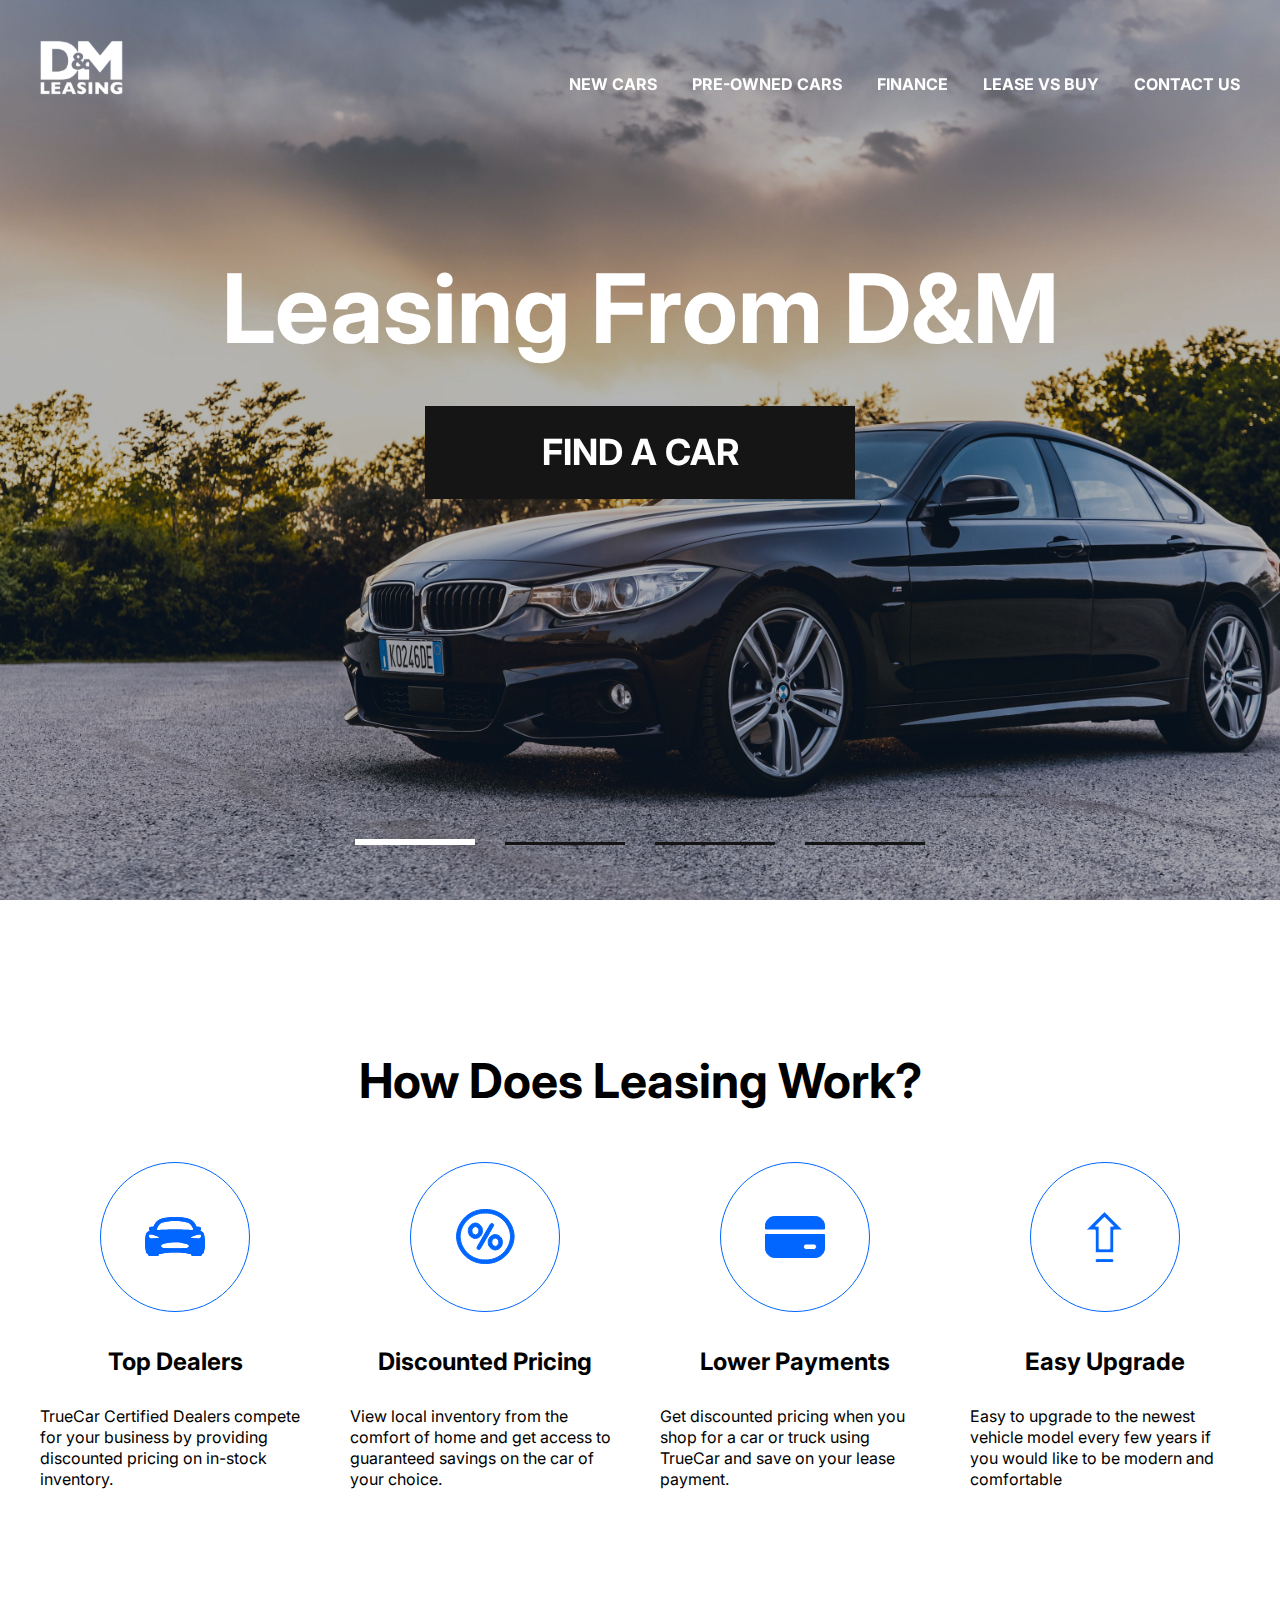
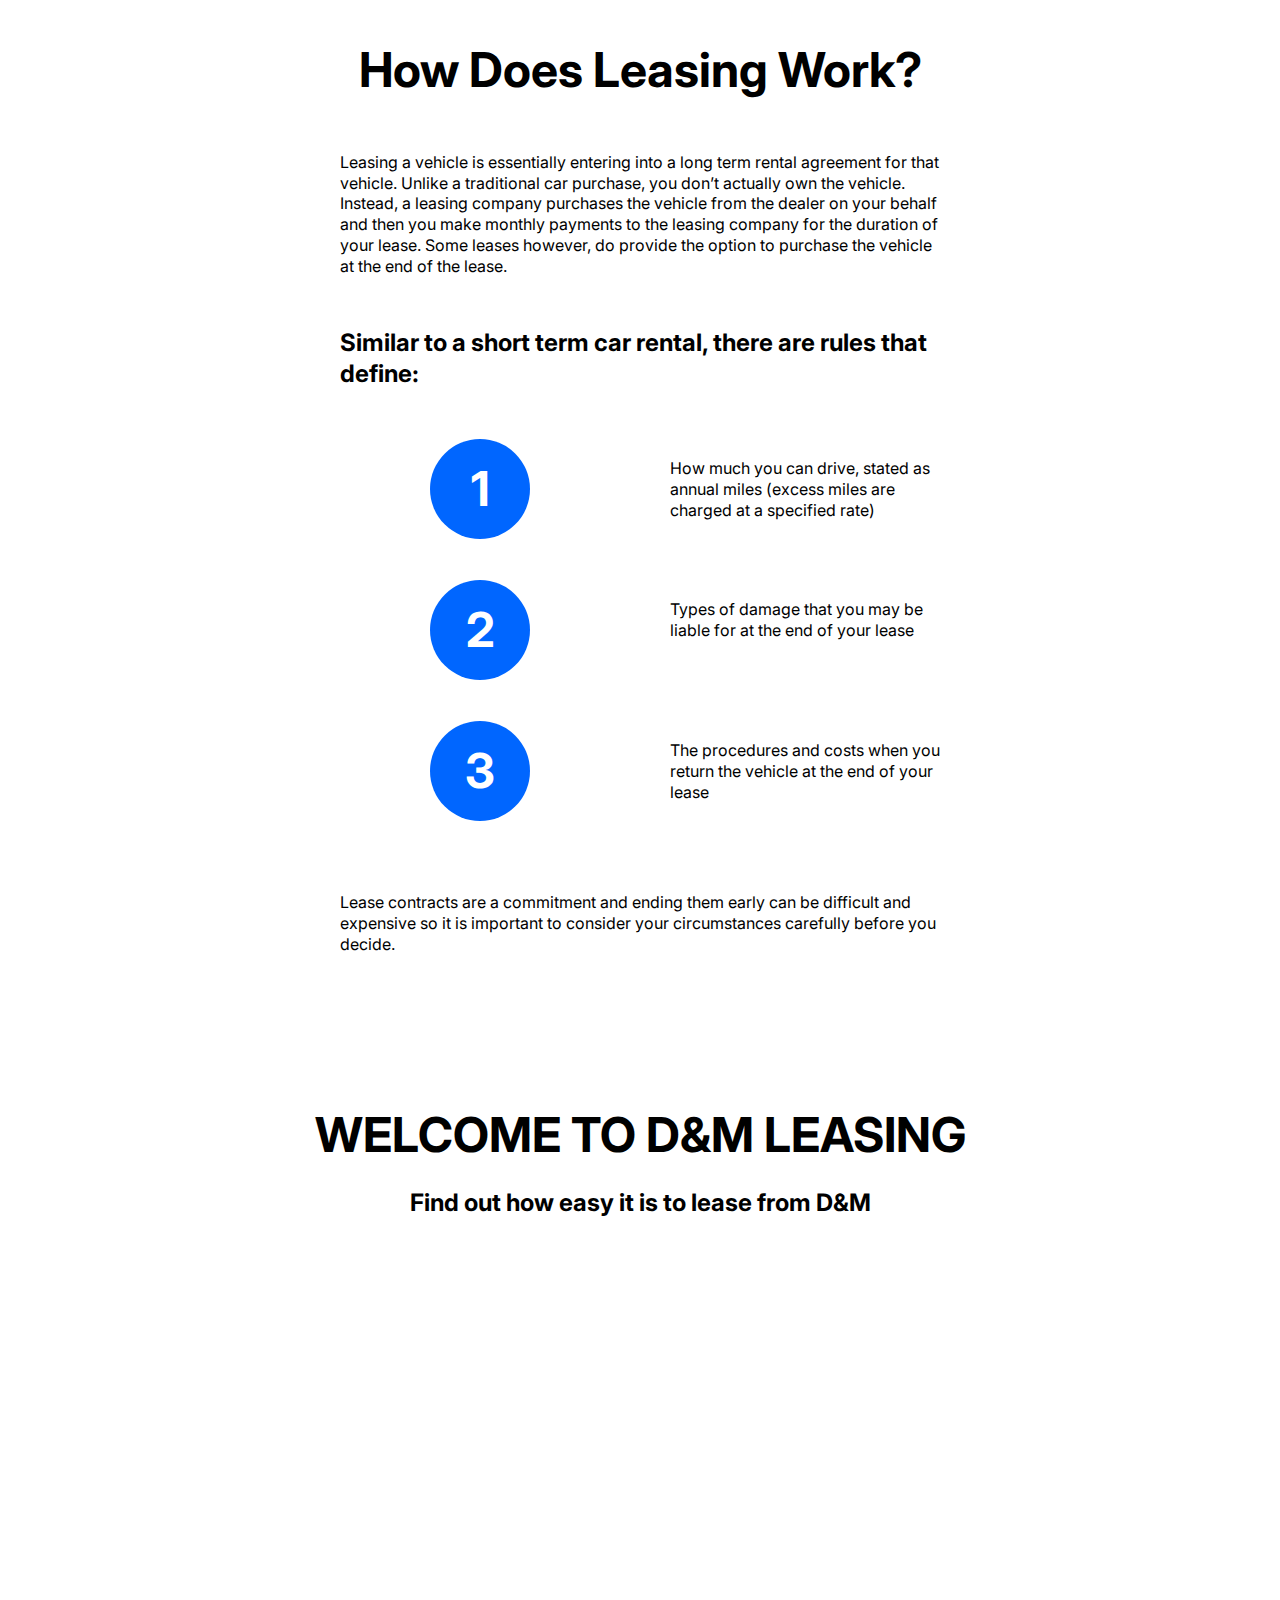
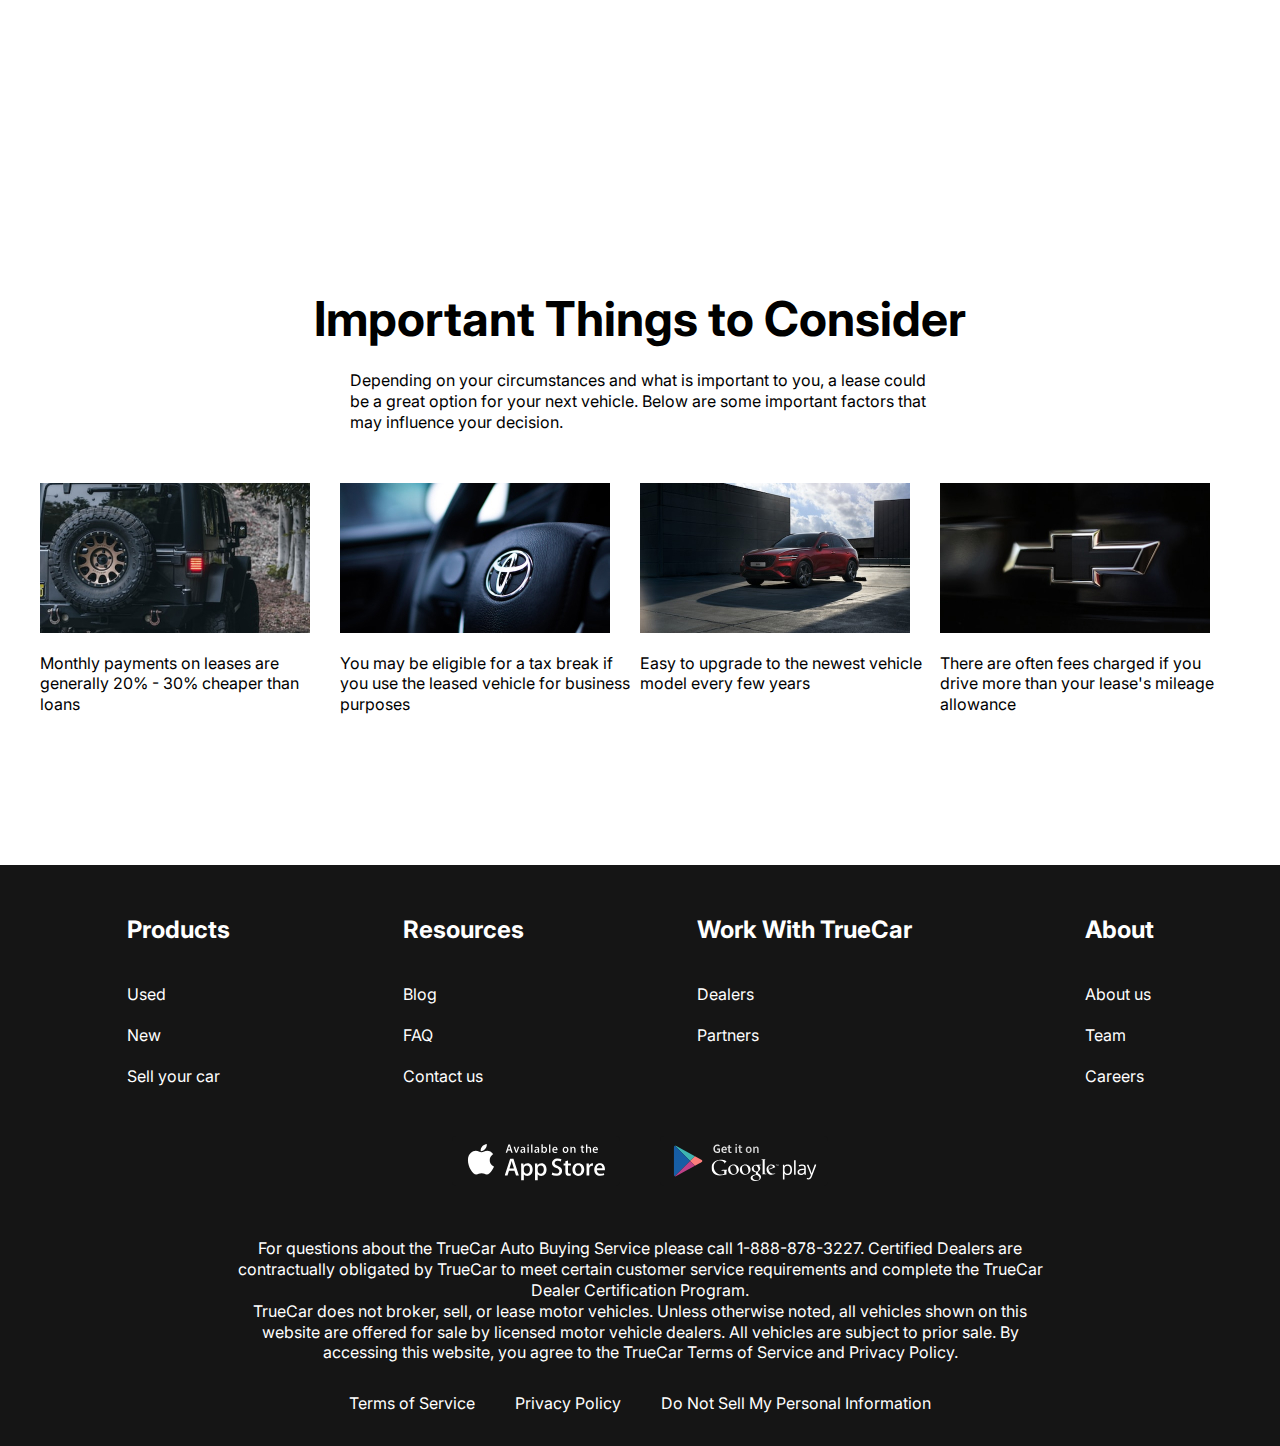
<file: index.html>
<!DOCTYPE html>
<html lang="en">
<head>
  <meta charset="UTF-8">
  <meta http-equiv="X-UA-Compatible" content="IE=edge">
  <meta name="viewport" content="width=device-width, initial-scale=1.0">
  <title>Lease</title>
  <link rel="stylesheet"href="https://cdn.jsdelivr.net/npm/swiper@9/swiper-bundle.min.css"/>
  <link rel="preconnect" href="https://fonts.googleapis.com">
  <link rel="preconnect" href="https://fonts.gstatic.com" crossorigin>
  <link href="https://fonts.googleapis.com/css2?family=Inter:wght@400;700&display=swap" rel="stylesheet">
  <link rel="stylesheet" href="./css/reset.css">
  <link rel="stylesheet" href="./css/style.css">
</head>
<body>
  <div class="wrapper">
    <header class="header header-main">
      <div class="container">
        <div class="header__inner">
          <a class="logo" href="index.html">
            <img class="logo__img" src="./images/logo.svg" alt="Lease">
          </a>
          <nav class="menu">
            <button class="menu__btn">
              <span></span>
              <span></span>
              <span></span>
            </button>
            <ul class="menu__list">
              <li class="menu__list-item"><a class="menu__list-link" href="newcars.html">New cars</a></li>
              <li class="menu__list-item"><a class="menu__list-link" href="#">Pre-owned cars</a></li>
              <li class="menu__list-item"><a class="menu__list-link" href="#">Finance</a></li>
              <li class="menu__list-item"><a class="menu__list-link" href="#">Lease vs buy</a></li>
              <li class="menu__list-item"><a class="menu__list-link" href="contacts.html">Contact us</a></li>
            </ul>
          </nav>
        </div>
      </div>
    </header>
    <main class="main">
      <section class="top">
        <div class="contaner">
          <h1 class="title">Leasing From D&M</h1>
          <a class="top__link" href="#">Find a car</a>
        </div>
      </section>
      <div class="slider">
        <div class="swiper">
          <div class="swiper-wrapper">
            <div class="swiper-slide" style="background-image: url(images/slide-1.jpg);"></div>
            <div class="swiper-slide" style="background-image: url(https://s1.1zoom.me/b5756/826/BUGATTI_2018_Chiron_Back_view_555657_1920x1080.jpg);"></div>
            <div class="swiper-slide" style="background-image: url(https://images.wallpaperscraft.ru/image/single/avto_fara_kapli_120436_1920x1080.jpg);"></div>
            <div class="swiper-slide" style="background-image: url(https://storge.pic2.me/c/1360x800/851/54a1d44fc28ff.jpg)"></div>
          </div>
          <div class="swiper-pagination"></div>
        </div>
      </div>
      <section class="why-lease">
        <div class="container">
          <h2 class="section-title">How Does Leasing Work?</h2>
          <ul class="why-lease__list">
            <li class="why-lease__item">
              <img class="why-lease__item-img" src="./images/whylease-1.svg" alt="How Does Leasing Work">
              <h3 class="why-lease__item-title">Top Dealers</h3>
              <p class="why-lease__item-text">TrueCar Certified Dealers compete for your business by providing discounted pricing on in-stock inventory.</p>
            </li>
            <li class="why-lease__item">
              <img class="why-lease__item-img" src="./images/whylease-2.svg" alt="How Does Leasing Work">
              <h3 class="why-lease__item-title">Discounted Pricing</h3>
              <p class="why-lease__item-text">
                View local inventory from the comfort of home and get access to guaranteed savings on the car of your choice.
              </p>
            </li>
            <li class="why-lease__item">
              <img class="why-lease__item-img" src="./images/whylease-3.svg" alt="How Does Leasing Work">
              <h3 class="why-lease__item-title">Lower Payments</h3>
              <p class="why-lease__item-text">
                Get discounted pricing when you shop for a car or truck using TrueCar and save on your lease payment.
              </p>
            </li>
            <li class="why-lease__item">
              <img class="why-lease__item-img" src="./images/whylease-4.svg" alt="How Does Leasing Work">
              <h3 class="why-lease__item-title">Easy Upgrade</h3>
              <p class="why-lease__item-text">
                Easy to upgrade to the newest vehicle model every few years if you would like to be modern and comfortable
              </p>
            </li>
          </ul>
        </div>
      </section>
      <section class="how-does">
        <div class="container">
          <div class="how-does__iiner">
            <h2 class="section-title">How Does Leasing Work?</h2>
            <p class="how-does__text">
              Leasing a vehicle is essentially entering into a long term rental agreement for that vehicle. Unlike a traditional car purchase, you don’t actually own the vehicle. Instead, a leasing company purchases the vehicle from the dealer on your behalf and then you make monthly payments to the leasing company for the duration of your lease. Some leases however, do provide the option to purchase the vehicle at the end of the lease.
            </p>
            <h4 class="how-does-title">
              Similar to a short term car rental, there are rules that define:
            </h4>
            <ol class="how-does-list">
              <li class="how-does-item">
                How much you can drive, stated as annual miles (excess miles are charged at a specified rate)
              </li>
              <li class="how-does-item">
                Types of damage that you may be liable for at the end of your lease
              </li>
              <li class="how-does-item">
                The procedures and costs when you return the vehicle at the end of your lease
              </li>
            </ol>
            <p class="how-does__text">
              Lease contracts are a commitment and ending them early can be difficult and expensive so it is important to consider your circumstances carefully before you decide.
            </p>
          </div>
        </div>
      </section>
      <section class="video">
        <div class="container">
          <h2 class="section-title video__title">WELCOME TO D&M LEASING</h2>
          <p class="video__text">Find out how easy it is to lease from D&M</p>
          <iframe class="video__content" width="1000" height="500" src="https://www.youtube.com/embed/Ekvi1YJDC3Q" title="YouTube video player" frameborder="0" allow="accelerometer; autoplay; clipboard-write; encrypted-media; gyroscope; picture-in-picture; web-share" allowfullscreen></iframe>
        </div>
      </section>
      <section class="important">
        <div class="container">
          <h2 class="section-title important__title">Important Things to Consider</h2>
          <p class="important__text">
            Depending on your circumstances and what is important to you, a lease could be a great option for your next vehicle. Below are some important factors that may influence your decision.
          </p>
          <ul class="important__list">
            <li class="important__item">
              <img class="important__item-img" src="./images/important-1.jpg" alt="">
              <p class="important__item-text">
                Monthly payments on leases are generally 20% - 30% cheaper than loans
              </p>
            </li>
            <li class="important__item">
              <img class="important__item-img" src="./images/important-2.jpg" alt="">
              <p class="important__item-text">
                You may be eligible for a tax break if you use the leased vehicle for business purposes
              </p>
            </li>
            <li class="important__item">
              <img class="important__item-img" src="./images/important-3.jpg" alt="">
              <p class="important__item-text">
                Easy to upgrade to the newest vehicle model every few years
              </p>
            </li>
            <li class="important__item">
              <img class="important__item-img" src="./images/important-4.jpg" alt="">
              <p class="important__item-text">
                There are often fees charged if you drive more than your lease's mileage allowance
              </p>
            </li>
          </ul>
        </div>
      </section>
    </main>
    <footer class="footer">
      <div class="container">
        <nav class="footer__menu">
          <ul class="footer__menu-list">
            <li class="footer__menu-item"><p class="footer__menu-title">Products</p></li>
            <li class="footer__menu-item"><a class="footer__menu-link" href="#">Used</a></li>
            <li class="footer__menu-item"><a class="footer__menu-link" href="#">New</a></li>
            <li class="footer__menu-item"><a class="footer__menu-link" href="#">Sell your car</a></li>
          </ul>
          <ul class="footer__menu-list">
            <li class="footer__menu-item"><p class="footer__menu-title">Resources</p></li>
            <li class="footer__menu-item"><a class="footer__menu-link" href="#">Blog</a></li>
            <li class="footer__menu-item"><a class="footer__menu-link" href="#">FAQ</a></li>
            <li class="footer__menu-item"><a class="footer__menu-link" href="#">Contact us</a></li>
          </ul>
          <ul class="footer__menu-list">
            <li class="footer__menu-item"><p class="footer__menu-title">Work With TrueCar</p></li>
            <li class="footer__menu-item"><a class="footer__menu-link" href="#">Dealers</a></li>
            <li class="footer__menu-item"><a class="footer__menu-link" href="#">Partners</a></li>
          </ul>
          <ul class="footer__menu-list">
            <li class="footer__menu-item"><p class="footer__menu-title">About</p></li>
            <li class="footer__menu-item"><a class="footer__menu-link" href="#">About us</a></li>
            <li class="footer__menu-item"><a class="footer__menu-link" href="#">Team</a></li>
            <li class="footer__menu-item"><a class="footer__menu-link" href="#">Careers</a></li>
          </ul>
        </nav>
        <ul class="app">
          <li class="app__item">
            <a class="app__item-link" href="#">
              <img class="app__item-img" src="./images/appstore.svg" alt="App Store">
            </a>
          </li>
          <li class="app__item">
            <a class="app__item-link" href="#">
              <img class="app__item-img" src="./images/googleplay.svg" alt="App Store">
            </a>
          </li>
        </ul>
        <div class="footer__copy">
          <p class="footer__copy-text">
            For questions about the TrueCar Auto Buying Service please call 1-888-878-3227.
            Certified Dealers are contractually obligated by TrueCar to meet certain customer service requirements and complete the TrueCar Dealer Certification Program.
          </p>
          <p class="footer__copy-text">
            TrueCar does not broker, sell, or lease motor vehicles. Unless otherwise noted, all vehicles shown on this website are offered for sale by licensed motor vehicle dealers. All vehicles are subject to prior sale. By accessing this website, you agree to the TrueCar Terms of Service and Privacy Policy.
          </p>
        </div>
        <nav class="copy__nav">
          <ul class="copy__nav-list">
            <li class="copy__nav-item"><a class="copy__nav-link" href="#">Terms of Service</a></li>
            <li class="copy__nav-item"><a class="copy__nav-link" href="#">Privacy Policy</a></li>
            <li class="copy__nav-item"><a class="copy__nav-link" href="#">Do Not Sell My Personal Information</a></li>
          </ul>
        </nav>
      </div>
    </footer>
  </div>
  <script src="https://cdn.jsdelivr.net/npm/swiper@9/swiper-bundle.min.js"></script>
  <script src="./scripts/main.js"></script>
</body>
</html>
</file>
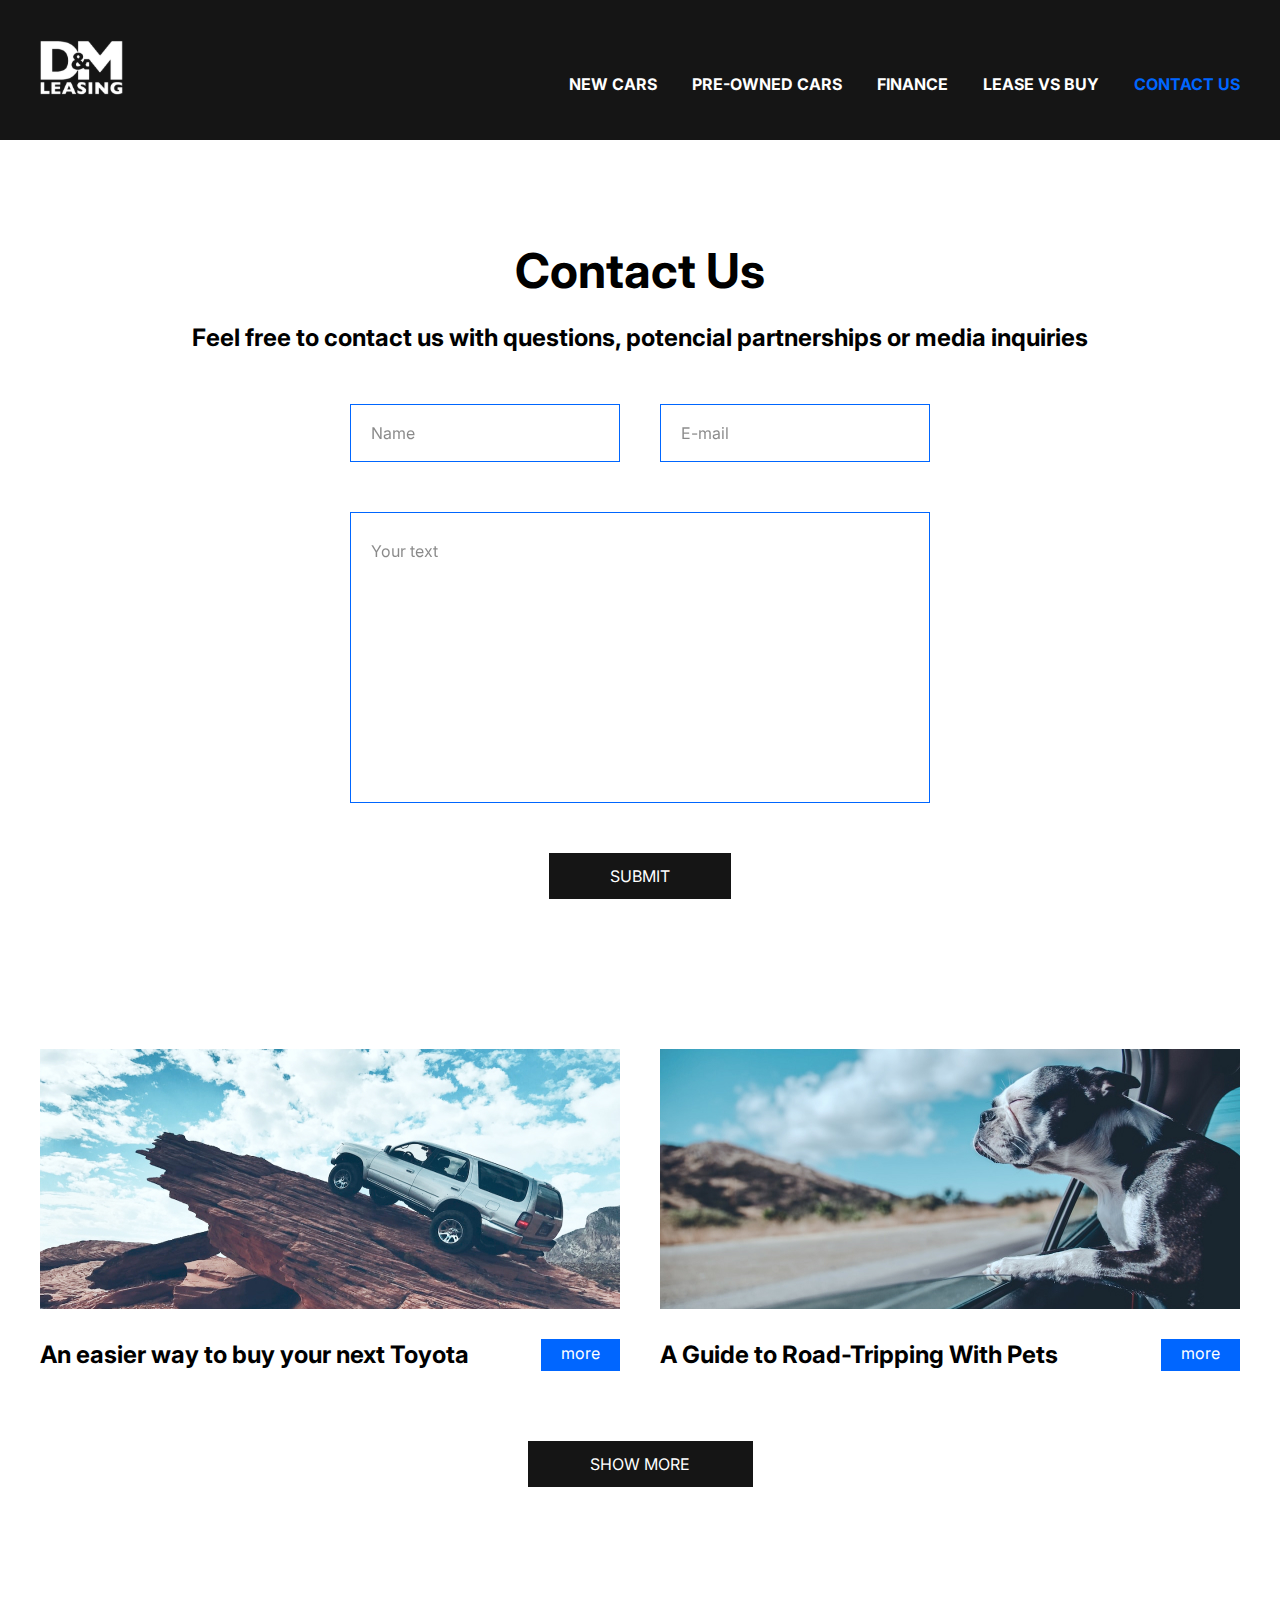
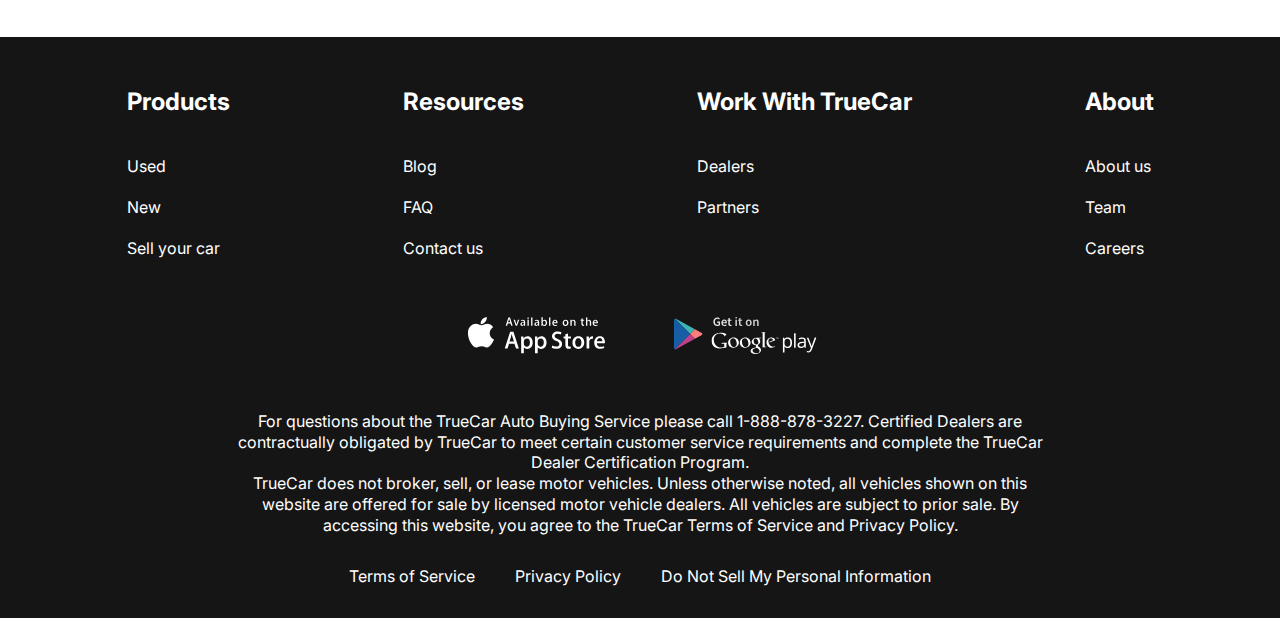
<file: contacts.html>
<!DOCTYPE html>
<html lang="en">
<head>
  <meta charset="UTF-8">
  <meta http-equiv="X-UA-Compatible" content="IE=edge">
  <meta name="viewport" content="width=device-width, initial-scale=1.0">
  <title>Lease</title>
  <link rel="preconnect" href="https://fonts.googleapis.com">
  <link rel="preconnect" href="https://fonts.gstatic.com" crossorigin>
  <link href="https://fonts.googleapis.com/css2?family=Inter:wght@400;700&display=swap" rel="stylesheet">
  <link rel="stylesheet" href="./css/reset.css">
  <link rel="stylesheet" href="./css/style.css">
</head>
<body>
  <div class="wrapper">
    <header class="header">
      <div class="container">
        <div class="header__inner">
          <a class="logo" href="index.html">
            <img class="logo__img" src="./images/logo.svg" alt="Lease">
          </a>
          <nav class="menu">
            <button class="menu__btn">
              <span></span>
              <span></span>
              <span></span>
            </button>
            <ul class="menu__list">
              <li class="menu__list-item"><a class="menu__list-link" href="newcars.html">New cars</a></li>
              <li class="menu__list-item"><a class="menu__list-link" href="#">Pre-owned cars</a></li>
              <li class="menu__list-item"><a class="menu__list-link" href="#">Finance</a></li>
              <li class="menu__list-item"><a class="menu__list-link" href="#">Lease vs buy</a></li>
              <li class="menu__list-item"><a class="menu__list-link menu__list-link--active" href="#">Contact us</a></li>
            </ul>
          </nav>
        </div>
      </div>
    </header>
    <main class="main">
      <section class="contacts">
        <div class="container">
          <h2 class="section-title contacts__titlle">Contact Us</h2> 
          <p class="contacts__text">
            Feel free to contact us with questions, potencial partnerships or media inquiries
          </p>
          <form class="form" action="#">
            <input class="form__input" type="text" placeholder="Name">
            <input class="form__input" type="email" placeholder="E-mail">
            <textarea class="form__textarea" placeholder="Your text"></textarea>
            <button class="form__btn" type="submit">SUBMIT</button>
          </form>
        </div>
      </section>
      <section class="blog">
        <div class="container">
          <div class="blog__items">
            <div class="blog__item">
              <img class="blog__item-img" src="./images/blog-1.jpg" alt="Tayota">
              <h4 class="blog__item-title">An easier way to buy your next Toyota</h4>
              <a class="blog__item-link" href="#">more</a>
            </div>
            <div class="blog__item">
              <img class="blog__item-img" src="./images/blog-2.jpg" alt="Tayota">
              <h4 class="blog__item-title">A Guide to Road-Tripping With Pets</h4>
              <a class="blog__item-link" href="#">more</a>
            </div>
          </div>
          <a class="showmore-link" href="#">SHOW MORE</a>
        </div>
      </section>
    </main>
    <footer class="footer">
      <div class="container">
        <nav class="footer__menu">
          <ul class="footer__menu-list">
            <li class="footer__menu-item"><p class="footer__menu-title">Products</p></li>
            <li class="footer__menu-item"><a class="footer__menu-link" href="#">Used</a></li>
            <li class="footer__menu-item"><a class="footer__menu-link" href="#">New</a></li>
            <li class="footer__menu-item"><a class="footer__menu-link" href="#">Sell your car</a></li>
          </ul>
          <ul class="footer__menu-list">
            <li class="footer__menu-item"><p class="footer__menu-title">Resources</p></li>
            <li class="footer__menu-item"><a class="footer__menu-link" href="#">Blog</a></li>
            <li class="footer__menu-item"><a class="footer__menu-link" href="#">FAQ</a></li>
            <li class="footer__menu-item"><a class="footer__menu-link" href="#">Contact us</a></li>
          </ul>
          <ul class="footer__menu-list">
            <li class="footer__menu-item"><p class="footer__menu-title">Work With TrueCar</p></li>
            <li class="footer__menu-item"><a class="footer__menu-link" href="#">Dealers</a></li>
            <li class="footer__menu-item"><a class="footer__menu-link" href="#">Partners</a></li>
          </ul>
          <ul class="footer__menu-list">
            <li class="footer__menu-item"><p class="footer__menu-title">About</p></li>
            <li class="footer__menu-item"><a class="footer__menu-link" href="#">About us</a></li>
            <li class="footer__menu-item"><a class="footer__menu-link" href="#">Team</a></li>
            <li class="footer__menu-item"><a class="footer__menu-link" href="#">Careers</a></li>
          </ul>
        </nav>
        <ul class="app">
          <li class="app__item">
            <a class="app__item-link" href="#">
              <img class="app__item-img" src="./images/appstore.svg" alt="App Store">
            </a>
          </li>
          <li class="app__item">
            <a class="app__item-link" href="#">
              <img class="app__item-img" src="./images/googleplay.svg" alt="App Store">
            </a>
          </li>
        </ul>
        <div class="footer__copy">
          <p class="footer__copy-text">
            For questions about the TrueCar Auto Buying Service please call 1-888-878-3227.
            Certified Dealers are contractually obligated by TrueCar to meet certain customer service requirements and complete the TrueCar Dealer Certification Program.
          </p>
          <p class="footer__copy-text">
            TrueCar does not broker, sell, or lease motor vehicles. Unless otherwise noted, all vehicles shown on this website are offered for sale by licensed motor vehicle dealers. All vehicles are subject to prior sale. By accessing this website, you agree to the TrueCar Terms of Service and Privacy Policy.
          </p>
        </div>
        <nav class="copy__nav">
          <ul class="copy__nav-list">
            <li class="copy__nav-item"><a class="copy__nav-link" href="#">Terms of Service</a></li>
            <li class="copy__nav-item"><a class="copy__nav-link" href="#">Privacy Policy</a></li>
            <li class="copy__nav-item"><a class="copy__nav-link" href="#">Do Not Sell My Personal Information</a></li>
          </ul>
        </nav>
      </div>
    </footer>
  </div>
  <script src="https://cdn.jsdelivr.net/npm/swiper@9/swiper-bundle.min.js"></script>
  <script src="./scripts/main.js"></script>
</body>
</html>
</file>
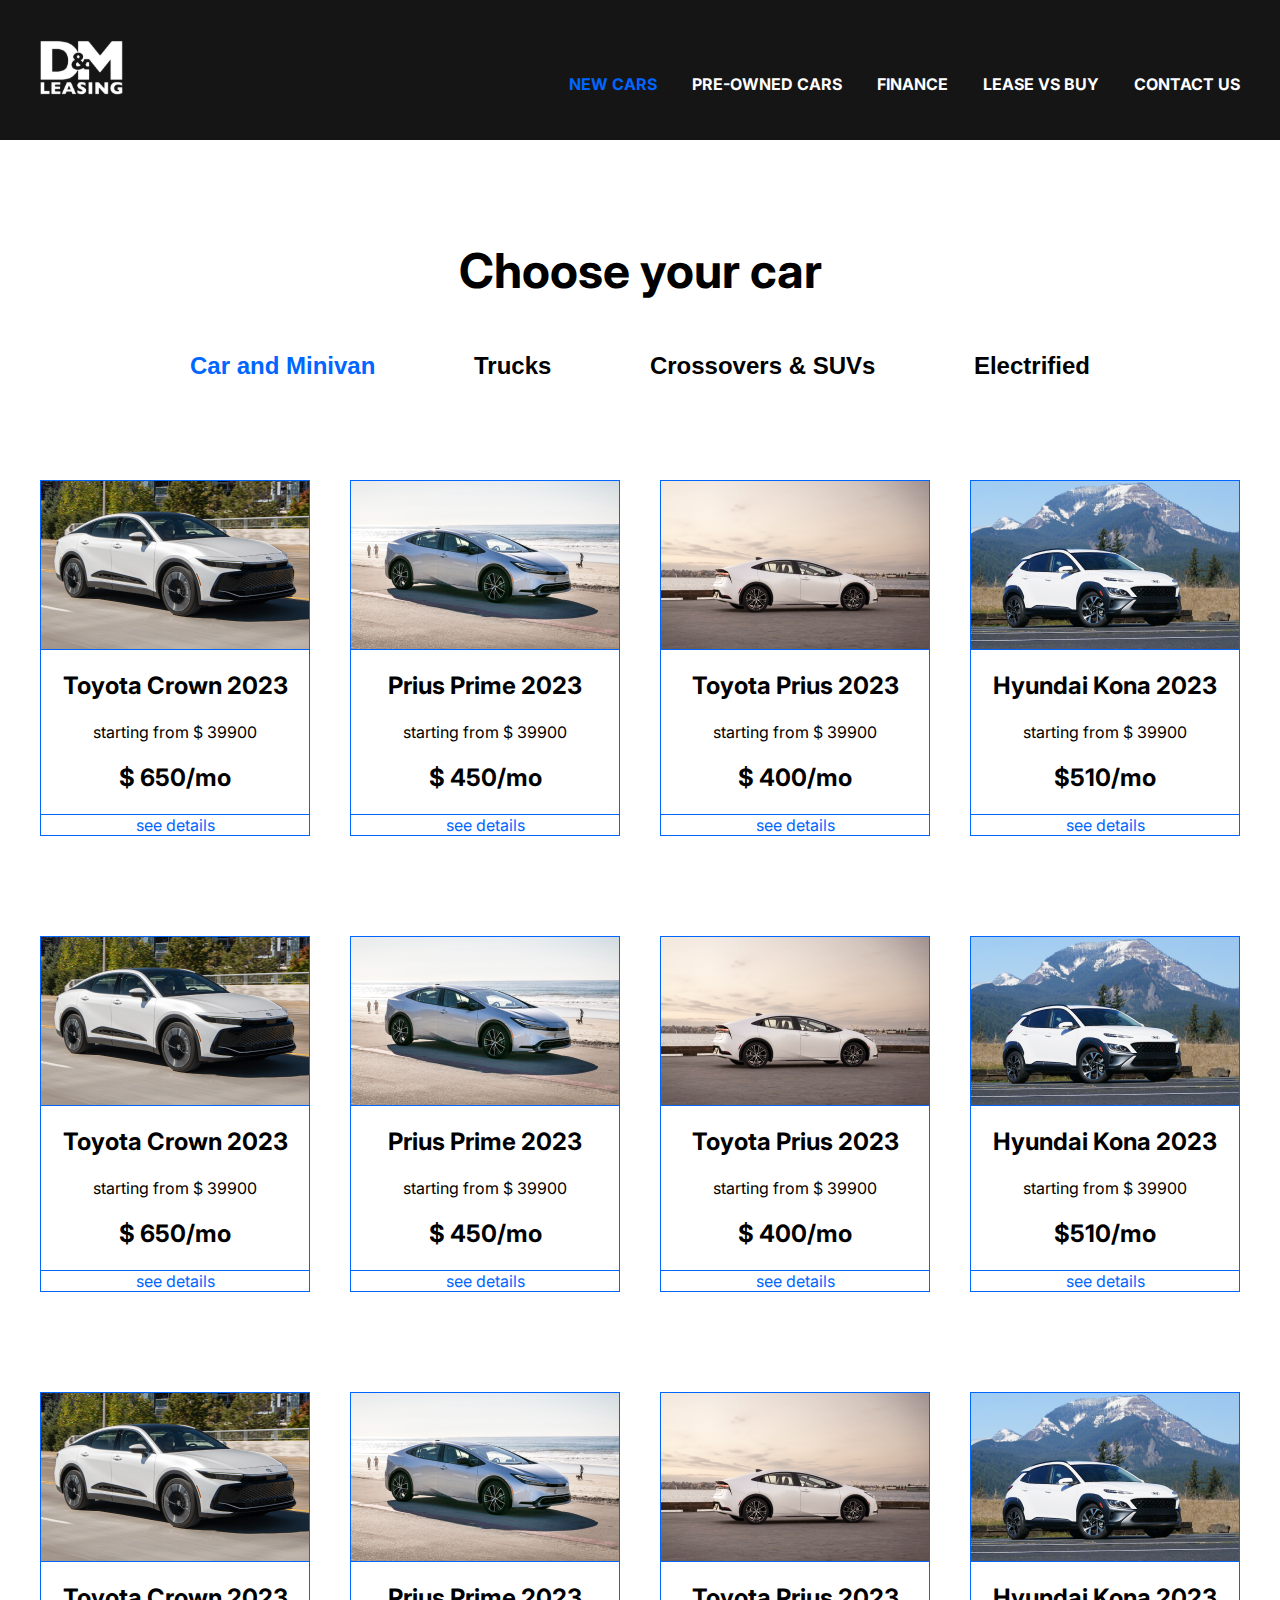
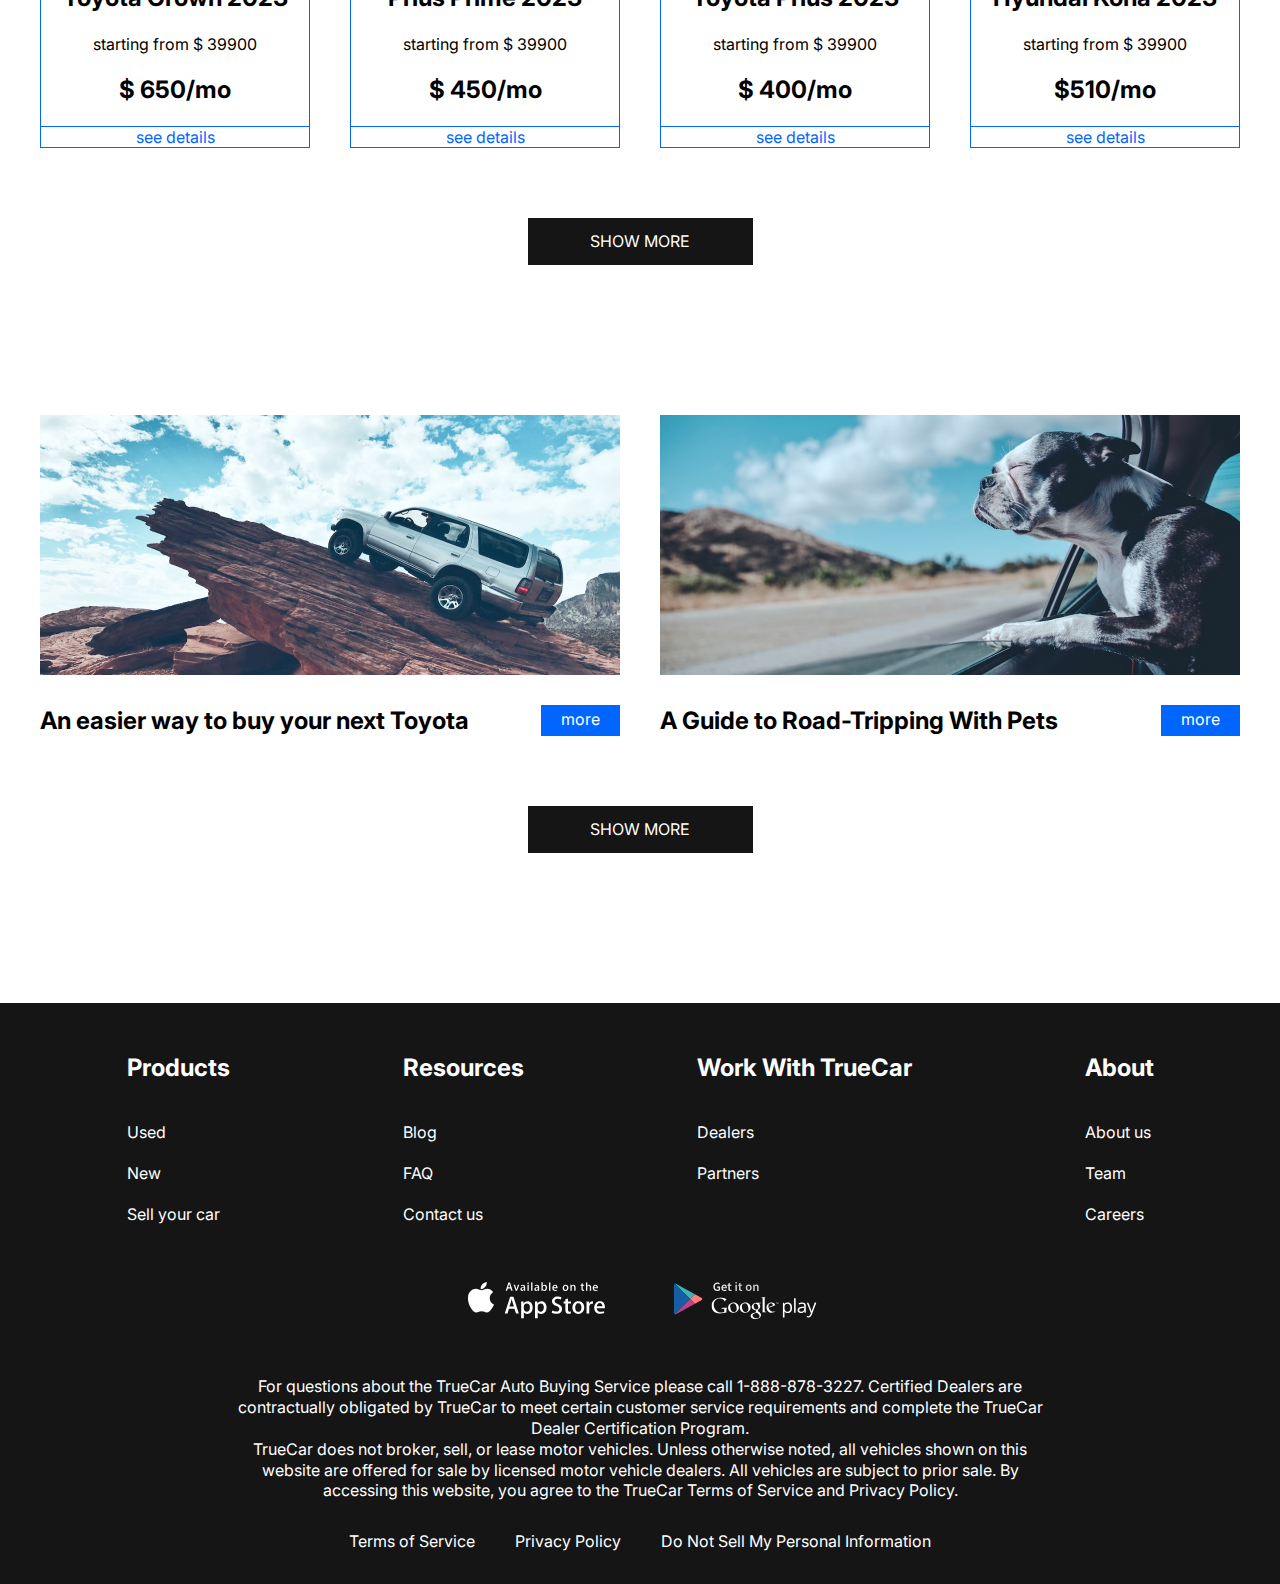
<file: newcars.html>
<!DOCTYPE html>
<html lang="en">
<head>
  <meta charset="UTF-8">
  <meta http-equiv="X-UA-Compatible" content="IE=edge">
  <meta name="viewport" content="width=device-width, initial-scale=1.0">
  <title>Lease</title>
  <link rel="preconnect" href="https://fonts.googleapis.com">
  <link rel="preconnect" href="https://fonts.gstatic.com" crossorigin>
  <link href="https://fonts.googleapis.com/css2?family=Inter:wght@400;700&display=swap" rel="stylesheet">
  <link rel="stylesheet" href="./css/reset.css">
  <link rel="stylesheet" href="./css/style.css">
</head>
<body>
  <div class="wrapper">
    <header class="header">
      <div class="container">
        <div class="header__inner">
          <a class="logo" href="index.html">
            <img class="logo__img" src="./images/logo.svg" alt="Lease">
          </a>
          <nav class="menu">
            <button class="menu__btn">
              <span></span>
              <span></span>
              <span></span>
            </button>
            <ul class="menu__list">
              <li class="menu__list-item"><a class="menu__list-link menu__list-link--active" href="#">New cars</a></li>
              <li class="menu__list-item"><a class="menu__list-link" href="#">Pre-owned cars</a></li>
              <li class="menu__list-item"><a class="menu__list-link" href="#">Finance</a></li>
              <li class="menu__list-item"><a class="menu__list-link" href="#">Lease vs buy</a></li>
              <li class="menu__list-item"><a class="menu__list-link" href="contacts.html">Contact us</a></li>
            </ul>
          </nav>
        </div>
      </div>
    </header>
    <main class="main">
      <section class="choose">
        <div class="container">
          <h2 class="section-title choose__title">Choose your car</h2>
          <div class="tabs">
            <div class="tabs__btn">
              <button class="tabs__btn-item tabs__btn-item--active" data-button="content-1">Car and Minivan</button>
              <button class="tabs__btn-item" data-button="content-2">Trucks</button>
              <button class="tabs__btn-item" data-button="content-3">Crossovers & SUVs</button>
              <button class="tabs__btn-item" data-button="content-4">Electrified</button>
            </div>
            <div class="tabs__content">
              <div class="tabs__content-item tabs__content-item--active" id="content-1">
                <div class="card">
                  <img class="card__img" src="./images/card-1.jpg" alt="">
                  <div class="card__content">
                    <h4 class="card__title">Toyota Crown 2023</h4>
                    <p class="card__text">
                      starting from $ 39900
                    </p>
                    <p class="card__price">
                      $ 650/mo
                    </p>
                  </div>
                  <a class="card__link" href="#">
                    see details
                  </a>
                </div>
                <div class="card">
                  <img class="card__img" src="./images/card-2.jpg" alt="">
                  <div class="card__content">
                    <h4 class="card__title">Prius Prime 2023</h4>
                    <p class="card__text">
                      starting from $ 39900
                    </p>
                    <p class="card__price">
                      $ 450/mo
                    </p>
                  </div>
                  <a class="card__link" href="#">
                    see details
                  </a>
                </div>
                <div class="card">
                  <img class="card__img" src="./images/card-3.jpg" alt="">
                  <div class="card__content">
                    <h4 class="card__title">Toyota Prius 2023</h4>
                    <p class="card__text">
                      starting from $ 39900
                    </p>
                    <p class="card__price">
                      $ 400/mo
                    </p>
                  </div>
                  <a class="card__link" href="#">
                    see details
                  </a>
                </div>
                <div class="card">
                  <img class="card__img" src="./images/card-4.jpg" alt="">
                  <div class="card__content">
                    <h4 class="card__title">Hyundai Kona 2023</h4>
                    <p class="card__text">
                      starting from $ 39900
                    </p>
                    <p class="card__price">
                      $510/mo
                    </p>
                  </div>
                  <a class="card__link" href="#">
                    see details
                  </a>
                </div>
                <div class="card">
                  <img class="card__img" src="./images/card-1.jpg" alt="">
                  <div class="card__content">
                    <h4 class="card__title">Toyota Crown 2023</h4>
                    <p class="card__text">
                      starting from $ 39900
                    </p>
                    <p class="card__price">
                      $ 650/mo
                    </p>
                  </div>
                  <a class="card__link" href="#">
                    see details
                  </a>
                </div>
                <div class="card">
                  <img class="card__img" src="./images/card-2.jpg" alt="">
                  <div class="card__content">
                    <h4 class="card__title">Prius Prime 2023</h4>
                    <p class="card__text">
                      starting from $ 39900
                    </p>
                    <p class="card__price">
                      $ 450/mo
                    </p>
                  </div>
                  <a class="card__link" href="#">
                    see details
                  </a>
                </div>
                <div class="card">
                  <img class="card__img" src="./images/card-3.jpg" alt="">
                  <div class="card__content">
                    <h4 class="card__title">Toyota Prius 2023</h4>
                    <p class="card__text">
                      starting from $ 39900
                    </p>
                    <p class="card__price">
                      $ 400/mo
                    </p>
                  </div>
                  <a class="card__link" href="#">
                    see details
                  </a>
                </div>
                <div class="card">
                  <img class="card__img" src="./images/card-4.jpg" alt="">
                  <div class="card__content">
                    <h4 class="card__title">Hyundai Kona 2023</h4>
                    <p class="card__text">
                      starting from $ 39900
                    </p>
                    <p class="card__price">
                      $510/mo
                    </p>
                  </div>
                  <a class="card__link" href="#">
                    see details
                  </a>
                </div>
                <div class="card">
                  <img class="card__img" src="./images/card-1.jpg" alt="">
                  <div class="card__content">
                    <h4 class="card__title">Toyota Crown 2023</h4>
                    <p class="card__text">
                      starting from $ 39900
                    </p>
                    <p class="card__price">
                      $ 650/mo
                    </p>
                  </div>
                  <a class="card__link" href="#">
                    see details
                  </a>
                </div>
                <div class="card">
                  <img class="card__img" src="./images/card-2.jpg" alt="">
                  <div class="card__content">
                    <h4 class="card__title">Prius Prime 2023</h4>
                    <p class="card__text">
                      starting from $ 39900
                    </p>
                    <p class="card__price">
                      $ 450/mo
                    </p>
                  </div>
                  <a class="card__link" href="#">
                    see details
                  </a>
                </div>
                <div class="card">
                  <img class="card__img" src="./images/card-3.jpg" alt="">
                  <div class="card__content">
                    <h4 class="card__title">Toyota Prius 2023</h4>
                    <p class="card__text">
                      starting from $ 39900
                    </p>
                    <p class="card__price">
                      $ 400/mo
                    </p>
                  </div>
                  <a class="card__link" href="#">
                    see details
                  </a>
                </div>
                <div class="card">
                  <img class="card__img" src="./images/card-4.jpg" alt="">
                  <div class="card__content">
                    <h4 class="card__title">Hyundai Kona 2023</h4>
                    <p class="card__text">
                      starting from $ 39900
                    </p>
                    <p class="card__price">
                      $510/mo
                    </p>
                  </div>
                  <a class="card__link" href="#">
                    see details
                  </a>
                </div>
              </div>
              <div class="tabs__content-item" id="content-2">
                <div class="card">
                  <img class="card__img" src="./images/card-1.jpg" alt="">
                  <div class="card__content">
                    <h4 class="card__title">Toyota Crown 2023</h4>
                    <p class="card__text">
                      starting from $ 39900
                    </p>
                    <p class="card__price">
                      $ 650/mo
                    </p>
                  </div>
                  <a class="card__link" href="#">
                    see details
                  </a>
                </div>
                <div class="card">
                  <img class="card__img" src="./images/card-2.jpg" alt="">
                  <div class="card__content">
                    <h4 class="card__title">Prius Prime 2023</h4>
                    <p class="card__text">
                      starting from $ 39900
                    </p>
                    <p class="card__price">
                      $ 450/mo
                    </p>
                  </div>
                  <a class="card__link" href="#">
                    see details
                  </a>
                </div>
                <div class="card">
                  <img class="card__img" src="./images/card-3.jpg" alt="">
                  <div class="card__content">
                    <h4 class="card__title">Toyota Prius 2023</h4>
                    <p class="card__text">
                      starting from $ 39900
                    </p>
                    <p class="card__price">
                      $ 400/mo
                    </p>
                  </div>
                  <a class="card__link" href="#">
                    see details
                  </a>
                </div>
                <div class="card">
                  <img class="card__img" src="./images/card-4.jpg" alt="">
                  <div class="card__content">
                    <h4 class="card__title">Hyundai Kona 2023</h4>
                    <p class="card__text">
                      starting from $ 39900
                    </p>
                    <p class="card__price">
                      $510/mo
                    </p>
                  </div>
                  <a class="card__link" href="#">
                    see details
                  </a>
                </div>
                <div class="card">
                  <img class="card__img" src="./images/card-1.jpg" alt="">
                  <div class="card__content">
                    <h4 class="card__title">Toyota Crown 2023</h4>
                    <p class="card__text">
                      starting from $ 39900
                    </p>
                    <p class="card__price">
                      $ 650/mo
                    </p>
                  </div>
                  <a class="card__link" href="#">
                    see details
                  </a>
                </div>
                <div class="card">
                  <img class="card__img" src="./images/card-2.jpg" alt="">
                  <div class="card__content">
                    <h4 class="card__title">Prius Prime 2023</h4>
                    <p class="card__text">
                      starting from $ 39900
                    </p>
                    <p class="card__price">
                      $ 450/mo
                    </p>
                  </div>
                  <a class="card__link" href="#">
                    see details
                  </a>
                </div>
                <div class="card">
                  <img class="card__img" src="./images/card-3.jpg" alt="">
                  <div class="card__content">
                    <h4 class="card__title">Toyota Prius 2023</h4>
                    <p class="card__text">
                      starting from $ 39900
                    </p>
                    <p class="card__price">
                      $ 400/mo
                    </p>
                  </div>
                  <a class="card__link" href="#">
                    see details
                  </a>
                </div>
                <div class="card">
                  <img class="card__img" src="./images/card-4.jpg" alt="">
                  <div class="card__content">
                    <h4 class="card__title">Hyundai Kona 2023</h4>
                    <p class="card__text">
                      starting from $ 39900
                    </p>
                    <p class="card__price">
                      $510/mo
                    </p>
                  </div>
                  <a class="card__link" href="#">
                    see details
                  </a>
                </div>
              </div>
              <div class="tabs__content-item" id="content-3">
                <div class="card">
                  <img class="card__img" src="./images/card-1.jpg" alt="">
                  <div class="card__content">
                    <h4 class="card__title">Toyota Crown 2023</h4>
                    <p class="card__text">
                      starting from $ 39900
                    </p>
                    <p class="card__price">
                      $ 650/mo
                    </p>
                  </div>
                  <a class="card__link" href="#">
                    see details
                  </a>
                </div>
                <div class="card">
                  <img class="card__img" src="./images/card-2.jpg" alt="">
                  <div class="card__content">
                    <h4 class="card__title">Prius Prime 2023</h4>
                    <p class="card__text">
                      starting from $ 39900
                    </p>
                    <p class="card__price">
                      $ 450/mo
                    </p>
                  </div>
                  <a class="card__link" href="#">
                    see details
                  </a>
                </div>
                <div class="card">
                  <img class="card__img" src="./images/card-3.jpg" alt="">
                  <div class="card__content">
                    <h4 class="card__title">Toyota Prius 2023</h4>
                    <p class="card__text">
                      starting from $ 39900
                    </p>
                    <p class="card__price">
                      $ 400/mo
                    </p>
                  </div>
                  <a class="card__link" href="#">
                    see details
                  </a>
                </div>
                <div class="card">
                  <img class="card__img" src="./images/card-4.jpg" alt="">
                  <div class="card__content">
                    <h4 class="card__title">Hyundai Kona 2023</h4>
                    <p class="card__text">
                      starting from $ 39900
                    </p>
                    <p class="card__price">
                      $510/mo
                    </p>
                  </div>
                  <a class="card__link" href="#">
                    see details
                  </a>
                </div>
              </div>
              <div class="tabs__content-item" id="content-4">
                <div class="card">
                  <img class="card__img" src="./images/card-1.jpg" alt="">
                  <div class="card__content">
                    <h4 class="card__title">Toyota Crown 2023</h4>
                    <p class="card__text">
                      starting from $ 39900
                    </p>
                    <p class="card__price">
                      $ 650/mo
                    </p>
                  </div>
                  <a class="card__link" href="#">
                    see details
                  </a>
                </div>
                <div class="card">
                  <img class="card__img" src="./images/card-2.jpg" alt="">
                  <div class="card__content">
                    <h4 class="card__title">Prius Prime 2023</h4>
                    <p class="card__text">
                      starting from $ 39900
                    </p>
                    <p class="card__price">
                      $ 450/mo
                    </p>
                  </div>
                  <a class="card__link" href="#">
                    see details
                  </a>
                </div>
                <div class="card">
                  <img class="card__img" src="./images/card-3.jpg" alt="">
                  <div class="card__content">
                    <h4 class="card__title">Toyota Prius 2023</h4>
                    <p class="card__text">
                      starting from $ 39900
                    </p>
                    <p class="card__price">
                      $ 400/mo
                    </p>
                  </div>
                  <a class="card__link" href="#">
                    see details
                  </a>
                </div>
                <div class="card">
                  <img class="card__img" src="./images/card-4.jpg" alt="">
                  <div class="card__content">
                    <h4 class="card__title">Hyundai Kona 2023</h4>
                    <p class="card__text">
                      starting from $ 39900
                    </p>
                    <p class="card__price">
                      $510/mo
                    </p>
                  </div>
                  <a class="card__link" href="#">
                    see details
                  </a>
                </div>                <div class="card">
                  <img class="card__img" src="./images/card-1.jpg" alt="">
                  <div class="card__content">
                    <h4 class="card__title">Toyota Crown 2023</h4>
                    <p class="card__text">
                      starting from $ 39900
                    </p>
                    <p class="card__price">
                      $ 650/mo
                    </p>
                  </div>
                  <a class="card__link" href="#">
                    see details
                  </a>
                </div>
                <div class="card">
                  <img class="card__img" src="./images/card-2.jpg" alt="">
                  <div class="card__content">
                    <h4 class="card__title">Prius Prime 2023</h4>
                    <p class="card__text">
                      starting from $ 39900
                    </p>
                    <p class="card__price">
                      $ 450/mo
                    </p>
                  </div>
                  <a class="card__link" href="#">
                    see details
                  </a>
                </div>
                <div class="card">
                  <img class="card__img" src="./images/card-3.jpg" alt="">
                  <div class="card__content">
                    <h4 class="card__title">Toyota Prius 2023</h4>
                    <p class="card__text">
                      starting from $ 39900
                    </p>
                    <p class="card__price">
                      $ 400/mo
                    </p>
                  </div>
                  <a class="card__link" href="#">
                    see details
                  </a>
                </div>
                <div class="card">
                  <img class="card__img" src="./images/card-4.jpg" alt="">
                  <div class="card__content">
                    <h4 class="card__title">Hyundai Kona 2023</h4>
                    <p class="card__text">
                      starting from $ 39900
                    </p>
                    <p class="card__price">
                      $510/mo
                    </p>
                  </div>
                  <a class="card__link" href="#">
                    see details
                  </a>
                </div>
              </div>
            </div>
          </div>
          <a class="showmore-link" href="#">SHOW MORE</a>
        </div>
      </section>
      <section class="blog">
        <div class="container">
          <div class="blog__items">
            <div class="blog__item">
              <img class="blog__item-img" src="./images/blog-1.jpg" alt="Tayota">
              <h4 class="blog__item-title">An easier way to buy your next Toyota</h4>
              <a class="blog__item-link" href="#">more</a>
            </div>
            <div class="blog__item">
              <img class="blog__item-img" src="./images/blog-2.jpg" alt="Tayota">
              <h4 class="blog__item-title">A Guide to Road-Tripping With Pets</h4>
              <a class="blog__item-link" href="#">more</a>
            </div>
          </div>
          <a class="showmore-link" href="#">SHOW MORE</a>
        </div>
      </section>
    </main>
    <footer class="footer">
      <div class="container">
        <nav class="footer__menu">
          <ul class="footer__menu-list">
            <li class="footer__menu-item"><p class="footer__menu-title">Products</p></li>
            <li class="footer__menu-item"><a class="footer__menu-link" href="#">Used</a></li>
            <li class="footer__menu-item"><a class="footer__menu-link" href="#">New</a></li>
            <li class="footer__menu-item"><a class="footer__menu-link" href="#">Sell your car</a></li>
          </ul>
          <ul class="footer__menu-list">
            <li class="footer__menu-item"><p class="footer__menu-title">Resources</p></li>
            <li class="footer__menu-item"><a class="footer__menu-link" href="#">Blog</a></li>
            <li class="footer__menu-item"><a class="footer__menu-link" href="#">FAQ</a></li>
            <li class="footer__menu-item"><a class="footer__menu-link" href="#">Contact us</a></li>
          </ul>
          <ul class="footer__menu-list">
            <li class="footer__menu-item"><p class="footer__menu-title">Work With TrueCar</p></li>
            <li class="footer__menu-item"><a class="footer__menu-link" href="#">Dealers</a></li>
            <li class="footer__menu-item"><a class="footer__menu-link" href="#">Partners</a></li>
          </ul>
          <ul class="footer__menu-list">
            <li class="footer__menu-item"><p class="footer__menu-title">About</p></li>
            <li class="footer__menu-item"><a class="footer__menu-link" href="#">About us</a></li>
            <li class="footer__menu-item"><a class="footer__menu-link" href="#">Team</a></li>
            <li class="footer__menu-item"><a class="footer__menu-link" href="#">Careers</a></li>
          </ul>
        </nav>
        <ul class="app">
          <li class="app__item">
            <a class="app__item-link" href="#">
              <img class="app__item-img" src="./images/appstore.svg" alt="App Store">
            </a>
          </li>
          <li class="app__item">
            <a class="app__item-link" href="#">
              <img class="app__item-img" src="./images/googleplay.svg" alt="App Store">
            </a>
          </li>
        </ul>
        <div class="footer__copy">
          <p class="footer__copy-text">
            For questions about the TrueCar Auto Buying Service please call 1-888-878-3227.
            Certified Dealers are contractually obligated by TrueCar to meet certain customer service requirements and complete the TrueCar Dealer Certification Program.
          </p>
          <p class="footer__copy-text">
            TrueCar does not broker, sell, or lease motor vehicles. Unless otherwise noted, all vehicles shown on this website are offered for sale by licensed motor vehicle dealers. All vehicles are subject to prior sale. By accessing this website, you agree to the TrueCar Terms of Service and Privacy Policy.
          </p>
        </div>
        <nav class="copy__nav">
          <ul class="copy__nav-list">
            <li class="copy__nav-item"><a class="copy__nav-link" href="#">Terms of Service</a></li>
            <li class="copy__nav-item"><a class="copy__nav-link" href="#">Privacy Policy</a></li>
            <li class="copy__nav-item"><a class="copy__nav-link" href="#">Do Not Sell My Personal Information</a></li>
          </ul>
        </nav>
      </div>
    </footer>
  </div>
  <script src="https://cdn.jsdelivr.net/npm/swiper@9/swiper-bundle.min.js"></script>
  <script src="./scripts/main.js"></script>
</body>
</html>
</file>
<file: css/style.css>
html,
body {
  height: 100%;
}
body {
  font-family: "Inter", sans-serif;
  font-size: 16px;
  font-weight: 400;
  line-height: 1.3;
}
.wrapper {
  min-height: 100%;
  display: flex;
  flex-direction: column;
}
.section-title {
  margin-bottom: 50px;
  font-size: 48px;
  font-weight: 700;
  text-align: center;
}

/* *************************************** HEADER START *************************************** */
.header {
  background-color: #151515;
}
.header-main {
  background-color: transparent;
  position: absolute;
  z-index: 10;
  left: 0;
  right: 0;
}
.container {
  max-width: 1230px;
  padding: 0 15px;
  margin: 0 auto;
}
.header__inner {
  padding-top: 40px;
  padding-bottom: 45px;
  display: flex;
  justify-content: space-between;
  align-items: flex-end;
}

.menu__list {
  display: flex;
  gap: 35px;
}

.menu__list-link {
  font-family: "Inter", sans-serif;
  font-weight: 700;
  color: #fff;
  text-transform: uppercase;
}
.menu__list-link--active {
  color: #0066ff;
}
/* *************************************** HEADER END *************************************** */

/* *************************************** MAIN START *************************************** */
.main {
  /* flex: 1 1 auto; */
  flex-grow: 1;
}
.top {
  color: #fff;
  text-align: center;
  padding-top: 250px;
  padding-bottom: 50px;
  position: absolute;
  z-index: 5;
  left: 0;
  right: 0;
}
.title {
  padding-bottom: 40px;
  font-size: 96px;
  font-weight: 700;
  line-height: 116px;
}
.top__link {
  background-color: #151515;
  padding: 23px;
  max-width: 430px;
  width: 100%;
  display: inline-block;
  text-transform: uppercase;
  font-size: 36px;
  font-weight: 700;
}

.swiper::after {
  content: "";
  background: rgba(21, 21, 21, 0.3);
  position: absolute;
  z-index: 5;
  left: 0;
  right: 0;
  bottom: 0;
  top: 0;
}
.swiper-slide {
  height: 100vh;
  background-repeat: no-repeat;
  background-size: cover;
  background-position: bottom center;
}
.swiper-pagination-bullet {
  width: 120px;
  height: 3px;
  background-color: #151515;
  border-radius: 0;
  -webkit-border-radius: 0;
  -moz-border-radius: 0;
  -ms-border-radius: 0;
  -o-border-radius: 0;
  opacity: 1;
}
.swiper-pagination-horizontal.swiper-pagination-bullets
  .swiper-pagination-bullet {
  margin: 0 15px;
}
.swiper-pagination-bullet-active {
  height: 6px;
  background-color: #fff;
}
.swiper-pagination-bullets.swiper-pagination-horizontal {
  bottom: 50px;
}
/* *************************************** MAIN END ********************************************** */

/* *************************************** WHY-LEASE START *************************************** */

.why-lease {
  padding: 150px 0;
}
.why-lease__list {
  display: grid;
  grid-template-columns: repeat(4, 1fr);
  gap: 40px;
  text-align: center;
}

.why-lease__item-img {
  margin-bottom: 30px;
  display: inline;
}
.why-lease__item-title {
  margin-bottom: 30px;
  font-size: 24px;
  line-height: 29px;
}
.why-lease__item-text {
  text-align: left;
}
/* *************************************** WHY-LEASE END **************************************** */

/* *************************************** HOW-DOES START *************************************** */

.how-does {
  padding-bottom: 150px;
}
.how-does__iiner {
  max-width: 600px;
  margin: 0 auto;
}

.how-does-title {
  font-size: 24px;
  font-weight: 700;
  padding-top: 50px;
}
ol.how-does-list {
  padding: 50px 0 70px;
  counter-reset: myCounter;
}
.how-does-item {
  list-style-type: none;
  width: 270px;
  position: relative;
  margin-left: auto;
  padding: 19px 0 19px 240px;
  box-sizing: content-box;
  min-height: 63px;
}
.how-does-item + .how-does-item {
  margin-top: 40px;
}
.how-does-item::before {
  counter-increment: myCounter;
  content: counter(myCounter);
  display: flex;
  justify-content: center;
  align-items: center;
  background-color: #0066ff;
  font-size: 48px;
  font-weight: 700;
  color: #fff;
  width: 100px;
  height: 100px;
  border-radius: 50%;
  -webkit-border-radius: 50%;
  -moz-border-radius: 50%;
  -ms-border-radius: 50%;
  -o-border-radius: 50%;
  position: absolute;
  left: 0;
  top: 0;
}
/* *************************************** HOW-DOES END ************************************** */

/* *************************************** VIDEO START *************************************** */
.video {
  padding-bottom: 150px;
}
.video__title {
  margin-bottom: 20px;
}
.video__text {
  font-size: 24px;
  font-weight: 700;
  margin-bottom: 20px;
  text-align: center;
}
.video__content {
  margin: 0 auto;
  display: block;
}
/* *************************************** VIDEO END ********************************************* */

/* *************************************** IMPORTANT START *************************************** */
.important {
  padding-bottom: 150px;
}
.important__title {
  margin-bottom: 20px;
}
.important__text {
  max-width: 580px;
  margin: 0 auto 50px;
}
.important__list {
  display: grid;
  grid-template-columns: repeat(4, 1fr);
}

.important__item-img {
  margin-bottom: 20px;
}
/* *************************************** IMPORTANT END **************************************** */

/* *************************************** CONTACTS START *************************************** */
.contacts {
  padding: 100px 0 150px;
}
.contacts__titlle {
  margin-bottom: 20px;
}
.contacts__text {
  text-align: center;
  font-weight: 700;
  font-size: 24px;
  margin-bottom: 50px;
  padding: 0 100px;
}
.form {
  max-width: 580px;
  margin: 0 auto;
  display: flex;
  justify-content: space-between;
  flex-wrap: wrap;
}
.form__input {
  width: 270px;
  padding: 18px 20px;
  display: inline-block;
  border: 1px solid #0066ff;
  margin-bottom: 50px;
  font-family: "Inter", sans-serif;
  font-size: 16px;
  font-weight: 400;
  line-height: 1.3;
  color: #000;
}
.form__input::placeholder {
  font-family: "Inter", sans-serif;
  font-size: 16px;
  font-weight: 400;
  line-height: 1.3;
  opacity: 0.5;
  color: #151515;
}
.form__textarea {
  width: 100%;
  resize: none;
  padding: 28px 20px;
  border: 1px solid #0066ff;
  height: 291px;
  margin-bottom: 50px;
}
.form__textarea::placeholder {
  font-family: "Inter", sans-serif;
  font-size: 16px;
  font-weight: 400;
  line-height: 1.3;
  opacity: 0.5;
  color: #151515;
}
.form__btn {
  text-transform: uppercase;
  color: #fff;
  background: #151515;
  font-family: "Inter", sans-serif;
  font-size: 16px;
  font-weight: 400;
  padding: 13px 61px;
  margin: 0 auto;
  cursor: pointer;
  border: none;
}
/* *************************************** CONTACTS END *************************************** */

/* *************************************** BLOG START ***************************************** */
.blog {
  padding-bottom: 150px;
}
.blog__items {
  display: grid;
  grid-template-columns: repeat(2, 1fr);
  gap: 40px;
  margin-bottom: 70px;
}
.blog__item {
  display: flex;
  justify-content: space-between;
  flex-wrap: wrap;
}
.blog__item-inner {
  display: flex;
  justify-content: space-between;
  flex-wrap: wrap;
}
.blog__item-img {
  margin-bottom: 30px;
  width: 100%;
}
.blog__item-title {
  font-weight: 700;
  font-size: 24px;
  flex-basis: 446px;
}
.blog__item-link {
  padding: 4px 20px;
  background: #0066ff;
  color: #fff;
}
.showmore-link {
  text-transform: uppercase;
  background-color: #151515;
  padding: 13px;
  display: block;
  color: #fff;
  width: 225px;
  margin: 0 auto;
  text-align: center;
}
/* *************************************** BLOG END ***************************************** */

/* *************************************** CHOOSE START ************************************* */

.choose {
  padding: 100px 0 150px;
}
.tabs {
  margin-bottom: 70px;
}
.tabs__btn {
  padding: 0 150px 100px;
  display: flex;
  justify-content: space-between;
  gap: 80px;
}
.tabs__btn-item {
  font-size: 24px;
  font-weight: 700;
  cursor: pointer;
  border: none;
  background-color: transparent;
  padding: 0;
}
.tabs__btn-item--active {
  color: #0066ff;
}
.tabs__content-item {
  display: none;
  grid-template-columns: repeat(4, 1fr);
  gap: 100px 40px;
}
.tabs__content-item.tabs__content-item--active {
  display: grid;
}

.card {
  text-align: center;
}
.card__img {
  width: 100%;
}
.card__content {
  padding: 0 5px;
  border: 1px solid #0066ff;
  border-top: 0;
}
.card__title {
  font-size: 24px;
  font-weight: 700;
  margin-bottom: 20px;
  padding-top: 20px;
}
.card__text {
  margin-bottom: 20px;
}
.card__price {
  padding: 0 5px;
  margin-bottom: 20px;
  font-size: 24px;
  font-weight: 700;
}
.card__link {
  display: block;
  color: #0066ff;
  border: 1px solid #0066ff;
  border-top: 0;
}

/* *************************************** CHOOSE END ************************************* */

/* *************************************** FOOTER START *********************************** */
.footer {
  background-color: #151515;
  padding: 50px 0 32px;
  color: #fff;
}
.footer__menu {
  display: flex;
  justify-content: space-around;
  margin-bottom: 50px;
}
.footer__menu-list {
  max-width: 250px;
}
.footer__menu-item + .footer__menu-item {
  /* margin-bottom: 20px; */
  padding-top: 20px;
}
.footer__menu-title {
  padding-bottom: 20px;
  font-weight: 700;
  font-size: 24px;
  line-height: 29px;
}
.footer__menu-link {
  line-height: 1.3;
}
.app {
  display: flex;
  justify-content: center;
  gap: 40px;
  margin-bottom: 52px;
}

.footer__copy {
  max-width: 806px;
  margin: 0 auto 30px;
  text-align: center;
}

.copy__nav-list {
  display: flex;
  justify-content: center;
  gap: 40px;
}

/* *************************************** FOOTER END *********************************** */

/* *************************************** MOBILE *************************************** */
.menu__btn {
  display: none;
  width: 30px;
  height: 20px;
  flex-direction: column;
  justify-content: space-between;
  padding: 0;
  border: none;
  background-color: transparent;
  cursor: pointer;
}
.menu__btn span {
  height: 2px;
  background-color: #fff;
  width: 100%;
}
/* ******************* 1180px ******************* */

@media (max-width: 1180px) {
  .important__list {
    gap: 30px 20px;
  }
  .tabs__content-item {
    grid-template-columns: repeat(3, 1fr);
  }
  .tabs__btn {
    padding: 0 0 50px;
    gap: 20px;
  }
  .blog__item-title {
    font-size: 20px;
    flex-basis: 375px;
  }
}
/* ******************* 1040px ******************* */
@media (max-width: 1040px) {
  .why-lease__list {
    grid-template-columns: repeat(2, 1fr);
    gap: 20px;
  }
  .video__content {
    width: 100%;
  }
  .blog__item-title {
    
  }

}
/* ******************* 870px ******************* */
@media (max-width: 870px) {
  .title {
    font-size: 70px;
  }
  .top__link {
    max-width: 360px;
    font-size: 28px;
    padding: 16px;
  }
  .swiper-pagination-bullet {
    width: 60px;
  }
  .swiper-pagination-bullet-active {
    height: 4px;
  }
  .menu__btn {
    display: flex;
  }
  .menu__btn,
  .logo {
    position: relative;
    z-index: 10;
  }
  ul.menu__list {
    position: absolute;
    z-index: 6;
    background-color: #151515;
    flex-direction: column;
    top: 0;
    right: 0;
    bottom: 0;
    left: 0;
    align-items: center;
    padding-top: 150px;
    height: 100vh;
    transform: translateY(-100%);
    -webkit-transform: translateY(-100%);
    -moz-transform: translateY(-100%);
    -ms-transform: translateY(-100%);
    -o-transform: translateY(-100%);
    transition: all 0.4s ease;
    -webkit-transition: all 0.4s ease;
    -moz-transition: all 0.4s ease;
    -ms-transition: all 0.4s ease;
    -o-transition: all 0.4s ease;
  }
  .important__list {
    grid-template-columns: repeat(2, 1fr);
  }
  .menu__list.menu__list--active {
    transform: translateY(0);
    -webkit-transform: translateY(0);
    -moz-transform: translateY(0);
    -ms-transform: translateY(0);
    -o-transform: translateY(0);
    transition: all 0.4s ease;
    -webkit-transition: all 0.4s ease;
    -moz-transition: all 0.4s ease;
    -ms-transition: all 0.4s ease;
    -o-transition: all 0.4s ease;
  }
  .tabs__content-item {
    grid-template-columns: repeat(2, 1fr);
  }
  .blog__item-title {
    flex-basis: 395px;
    margin-bottom: 10px;
  }
}
/* ******************* 768px ******************* */
@media (max-width: 768px) {
  .title {
    font-size: 60px;
  }
  .top__link {
    max-width: 320px;
    font-size: 26px;
    padding: 14px;
  }
  .video__content {
    height: 400px;
  }
  .footer__menu {
    display: grid;
    grid-template-columns: repeat(2, 1fr);
    gap: 40px;
  }
  .tabs__btn-item {
    font-size: 20px;
  }

}
/* ******************* 650px ******************* */

@media (max-width: 650px) {
  .tabs__btn {
    flex-direction: column;
  }
  .tabs__btn-item {
    font-size: 18px;
  }
  .tabs__content-item {
    grid-template-columns: repeat(1, 1fr);
    gap: 40px;
  }
  .blog__items {
    grid-template-columns: repeat(1, 1fr);
  }
  .blog {
    padding-bottom: 50px;
  }
  .contacts {
    padding: 50px 0;
  }
  .form__input {
    width: 100%;
    margin-bottom: 30px;
  }
  .contacts__text {
    padding: 0;
  }
}


/* ******************* 540px ******************* */
@media (max-width: 540px) {
  .top {
    padding-top: 180px;
  }
  .title {
    font-size: 46px;
    line-height: 70px;
  }
  .top__link {
    padding: 10px;
    max-width: 220px;
    font-size: 18px;
  }
  .swiper-pagination-horizontal.swiper-pagination-bullets
    .swiper-pagination-bullet {
    margin: 0 10px;
  }
  .swiper-pagination-bullet {
    width: 35px;
  }
  .swiper-pagination-bullet-active {
    height: 4px;
  }
  .why-lease {
    padding: 50px 0;
  }
  .section-title {
    font-size: 34px;
  }
  .why-lease__list {
    grid-template-columns: repeat(1, 1fr);
  }
  .how-does {
    padding-bottom: 50px;
  }
  ol.how-does-list {
    padding: 30px 0 40px;
  }
  .how-does-item {
    padding: 65px 0 19px 0;
    margin-right: auto;
  }
  .how-does-item::before {
    right: 0;
    margin: 0 auto;
    width: 50px;
    height: 50px;
    font-size: 32px;
  }

  .video,
  .important {
    padding-bottom: 50px;
  }
  .video__content {
    height: 200px;
  }
  .important__list {
    grid-template-columns: repeat(1, 1fr);
    text-align: center;
  }
  .important__item > img {
    display: inline-block;
  }
  .app,
  .copy__nav-list {
    flex-direction: column;
    align-items: center;
  }
  .copy__nav-list {
    gap: 20px;
  }
  .blog__item-title {
    margin-bottom: 10px;
  }
  .blog__item-link {
    margin-left: auto;
  }
  .choose {
    padding: 50px 0;
  }
}

/* ******************* 440px ******************* */
</file>
